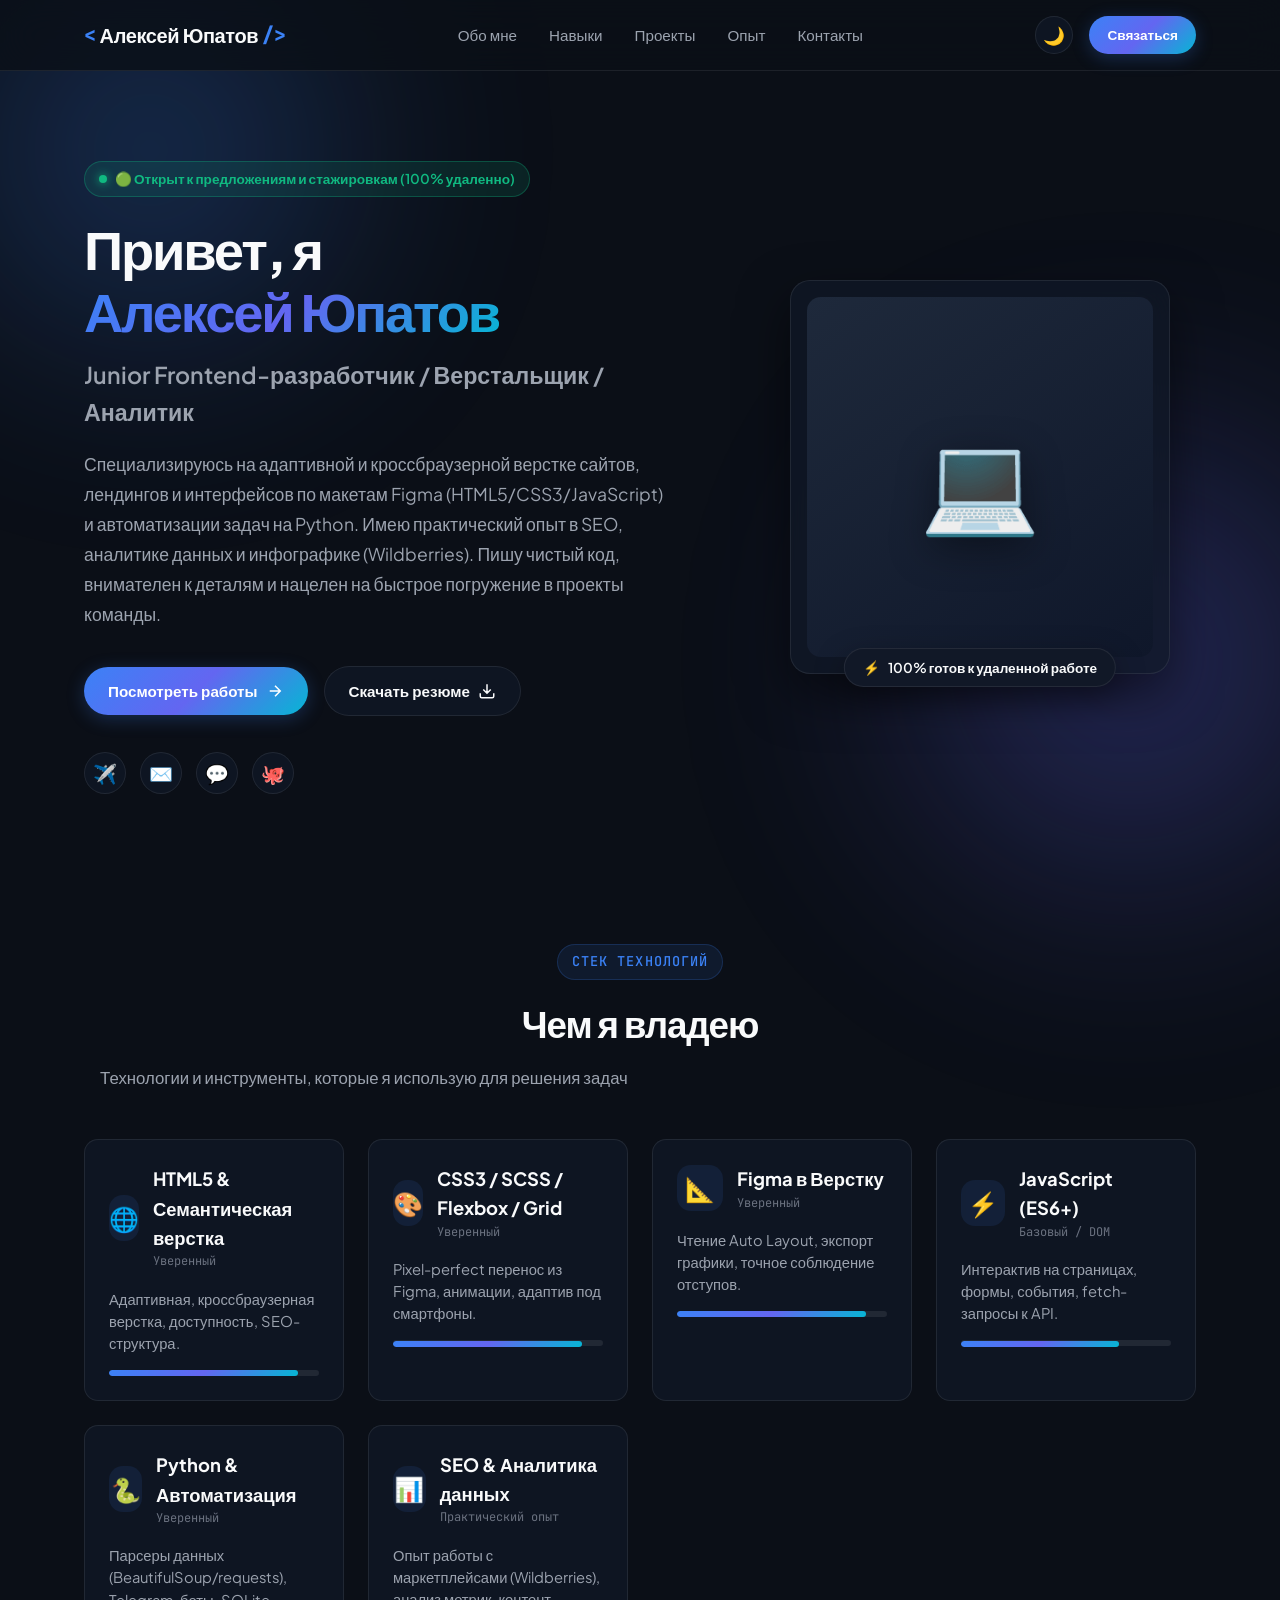
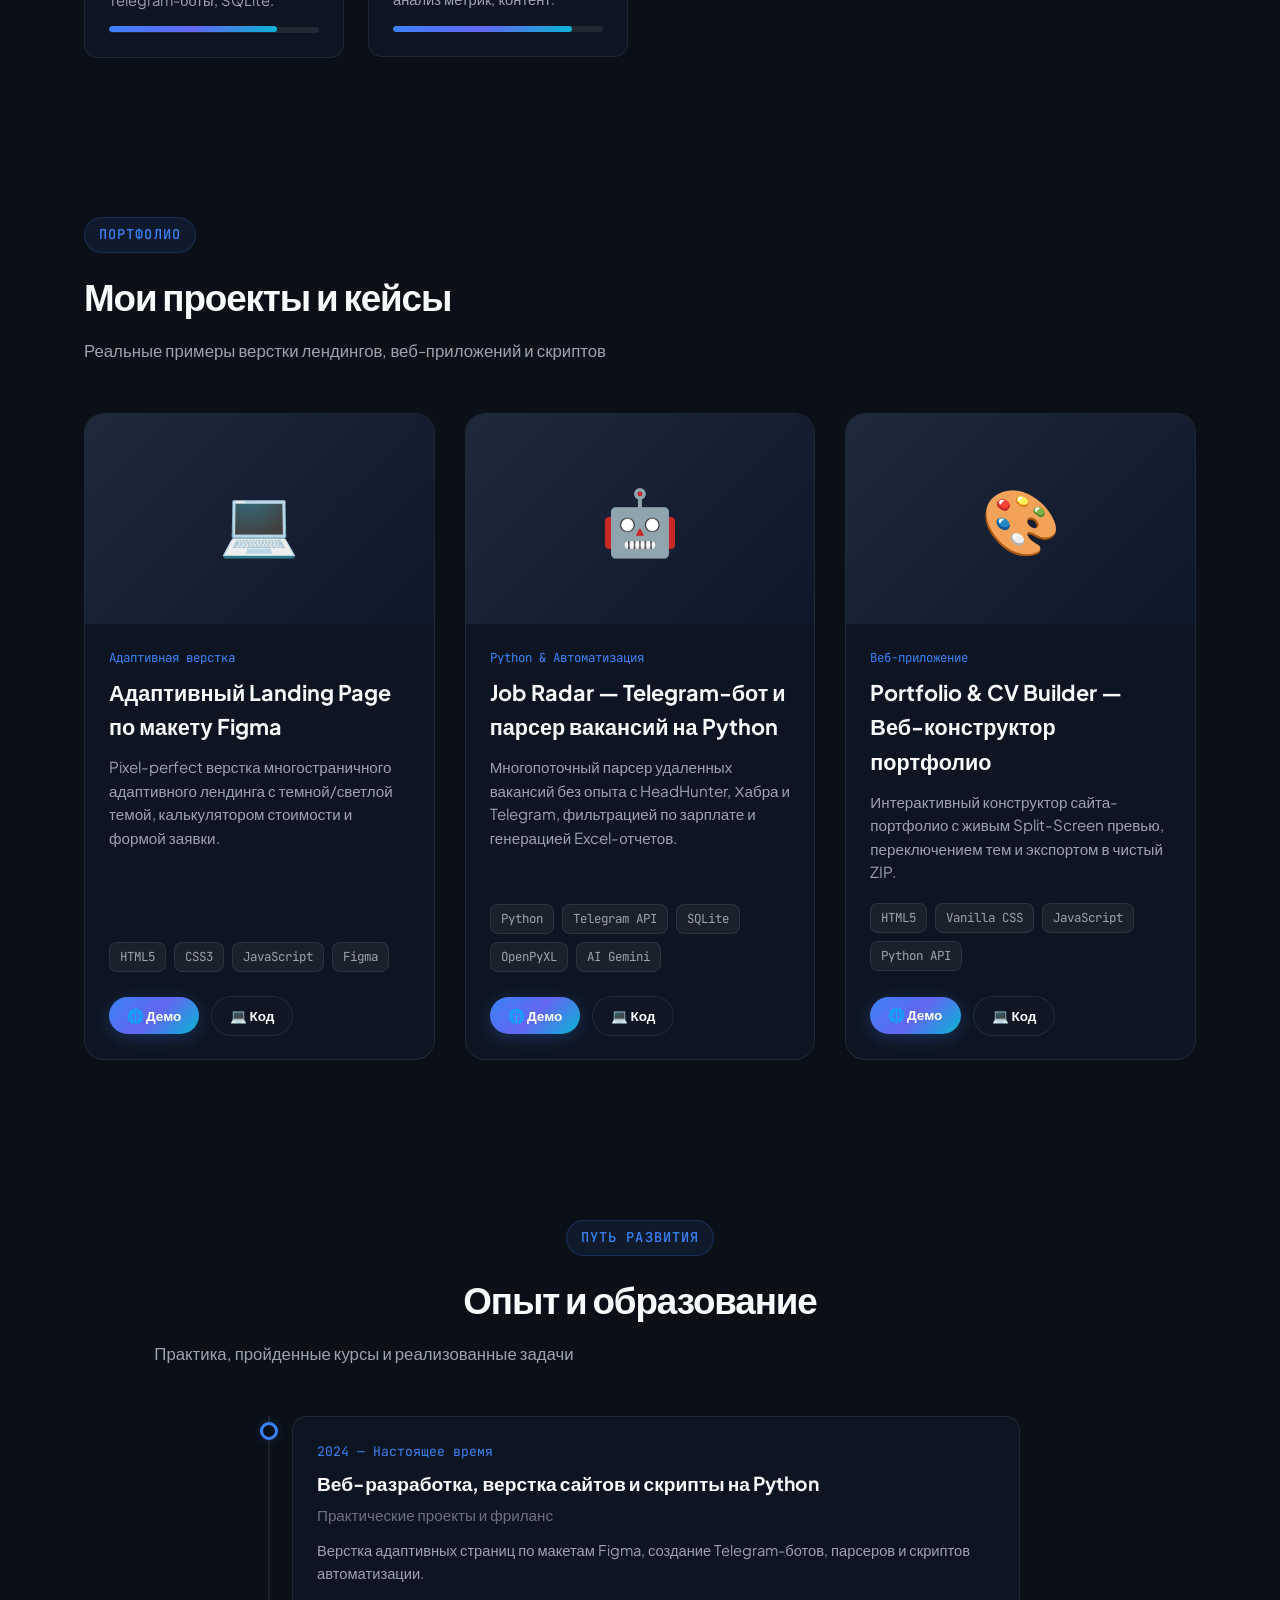
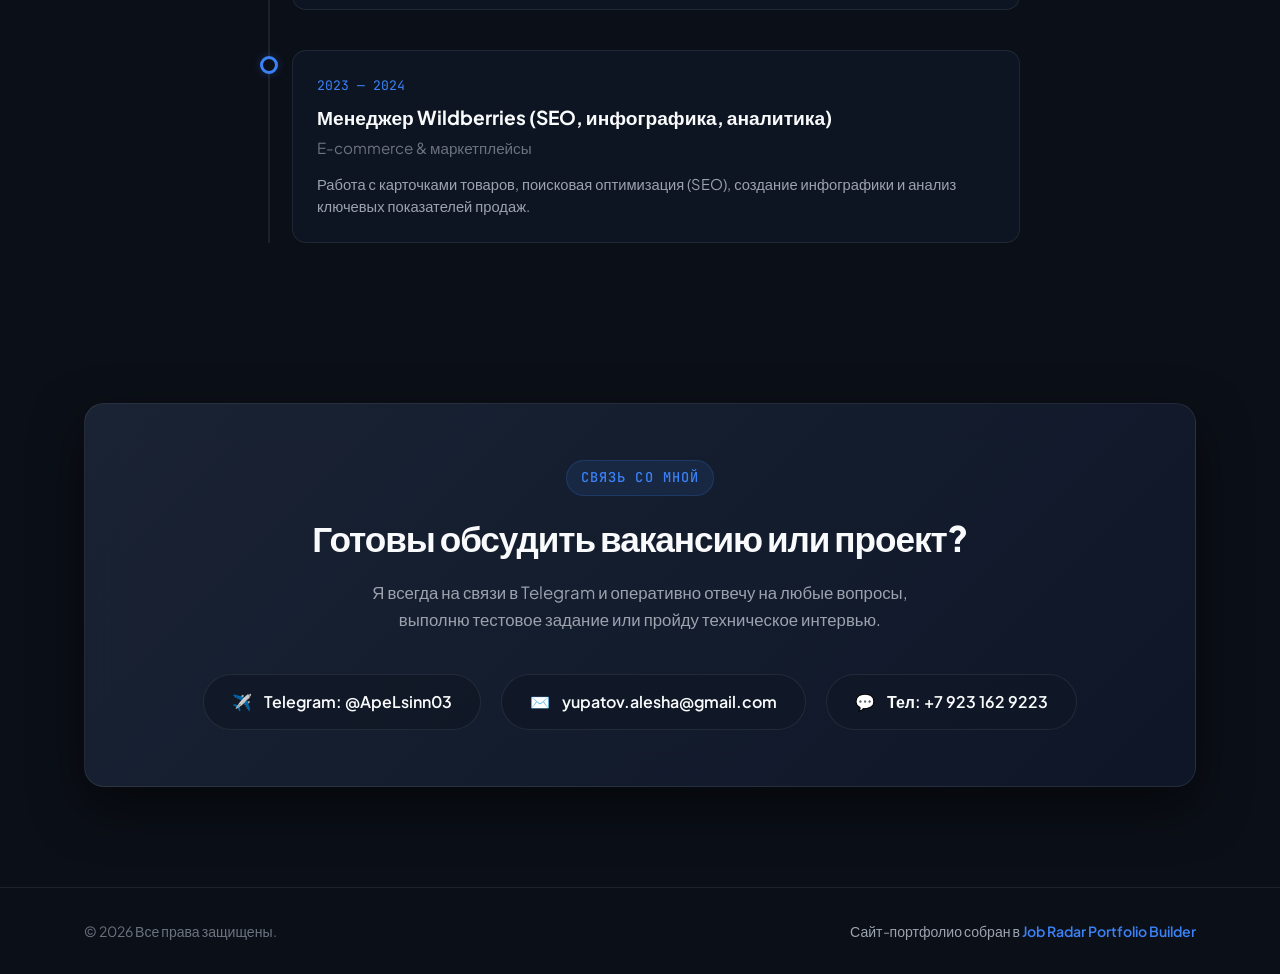
<file: static/portfolio/template/index.html>
<!DOCTYPE html>
<html lang="ru" data-theme="dark">
<head>
    <meta charset="UTF-8">
    <meta name="viewport" content="width=device-width, initial-scale=1.0">
    <title id="page-title">Портфолио разработчика</title>
    <link rel="preconnect" href="https://fonts.googleapis.com">
    <link rel="preconnect" href="https://fonts.gstatic.com" crossorigin>
    <link href="https://fonts.googleapis.com/css2?family=Plus+Jakarta+Sans:wght@400;500;600;700;800&family=JetBrains+Mono:wght@400;500&display=swap" rel="stylesheet">
    <link rel="stylesheet" href="style.css">
</head>
<body>
    <!-- Фоновые градиентные свечения -->
    <div class="bg-glow bg-glow-1"></div>
    <div class="bg-glow bg-glow-2"></div>

    <!-- Навигация -->
    <header class="navbar">
        <div class="container nav-container">
            <a href="#" class="nav-logo">
                <span class="logo-code">&lt;</span><span id="nav-name">Портфолио</span><span class="logo-code">/&gt;</span>
            </a>
            
            <nav class="nav-menu" id="nav-menu">
                <a href="#about" class="nav-link">Обо мне</a>
                <a href="#skills" class="nav-link">Навыки</a>
                <a href="#projects" class="nav-link">Проекты</a>
                <a href="#experience" class="nav-link">Опыт</a>
                <a href="#contact" class="nav-link">Контакты</a>
            </nav>

            <div class="nav-actions">
                <button class="theme-toggle" id="theme-toggle" title="Сменить тему">
                    <span class="theme-icon-dark">🌙</span>
                    <span class="theme-icon-light">☀️</span>
                </button>
                <a href="#contact" class="btn btn-primary btn-sm nav-cta" id="nav-cta-btn">Связаться</a>
                <button class="mobile-toggle" id="mobile-toggle" aria-label="Меню">
                    <span></span><span></span><span></span>
                </button>
            </div>
        </div>
    </header>

    <!-- Главный экран (Hero) -->
    <section class="hero-section" id="about">
        <div class="container hero-container">
            <div class="hero-content">
                <div class="status-badge" id="hero-status">
                    <span class="status-dot"></span>
                    <span id="hero-status-text">Открыт к предложениям и стажировкам</span>
                </div>
                
                <h1 class="hero-title">
                    Привет, я <span class="gradient-text" id="hero-name">Разработчик</span>
                </h1>
                
                <h2 class="hero-subtitle" id="hero-role">
                    Frontend-разработчик / Верстальщик сайтов
                </h2>
                
                <p class="hero-description" id="hero-bio">
                    Создаю адаптивные, быстрые и чистые веб-сайты и лендинги по макетам Figma. Разрабатываю скрипты автоматизации и парсеры на Python. Готов обучаться и приносить пользу команде с первого дня.
                </p>

                <div class="hero-actions">
                    <a href="#projects" class="btn btn-primary">
                        <span>Посмотреть работы</span>
                        <svg width="18" height="18" viewBox="0 0 24 24" fill="none" stroke="currentColor" stroke-width="2"><path d="M5 12h14M12 5l7 7-7 7"/></svg>
                    </a>
                    <a href="#" class="btn btn-secondary" id="hero-resume-btn" target="_blank">
                        <span>Скачать резюме</span>
                        <svg width="18" height="18" viewBox="0 0 24 24" fill="none" stroke="currentColor" stroke-width="2"><path d="M21 15v4a2 2 0 0 1-2 2H5a2 2 0 0 1-2-2v-4M7 10l5 5 5-5M12 15V3"/></svg>
                    </a>
                </div>

                <div class="hero-socials" id="hero-socials">
                    <!-- Заполняется динамически -->
                </div>
            </div>

            <div class="hero-avatar-wrapper">
                <div class="avatar-card">
                    <div class="avatar-img-container" id="avatar-container">
                        <div class="avatar-placeholder" id="avatar-placeholder">💻</div>
                    </div>
                    <div class="avatar-badge">
                        <span class="badge-icon">⚡</span>
                        <span class="badge-text" id="avatar-badge-text">100% готов к удаленной работе</span>
                    </div>
                </div>
            </div>
        </div>
    </section>

    <!-- Стек и навыки -->
    <section class="skills-section" id="skills">
        <div class="container">
            <div class="section-header text-center">
                <span class="section-tag">Стек технологий</span>
                <h2 class="section-title">Чем я владею</h2>
                <p class="section-subtitle">Технологии и инструменты, которые я использую для решения задач</p>
            </div>

            <div class="skills-grid" id="skills-grid">
                <!-- Карточки навыков рендерятся динамически -->
            </div>
        </div>
    </section>

    <!-- Проекты и работы -->
    <section class="projects-section" id="projects">
        <div class="container">
            <div class="section-header">
                <span class="section-tag">Портфолио</span>
                <h2 class="section-title">Мои проекты и кейсы</h2>
                <p class="section-subtitle">Реальные примеры верстки лендингов, веб-приложений и скриптов</p>
            </div>

            <div class="projects-grid" id="projects-grid">
                <!-- Карточки проектов рендерятся динамически -->
            </div>
        </div>
    </section>

    <!-- Опыт и обучение -->
    <section class="experience-section" id="experience">
        <div class="container">
            <div class="section-header text-center">
                <span class="section-tag">Путь развития</span>
                <h2 class="section-title">Опыт и образование</h2>
                <p class="section-subtitle">Практика, пройденные курсы и реализованные задачи</p>
            </div>

            <div class="timeline" id="experience-timeline">
                <!-- Таймлайн рендерится динамически -->
            </div>
        </div>
    </section>

    <!-- Контакты и призыв к действию -->
    <section class="contact-section" id="contact">
        <div class="container">
            <div class="contact-card">
                <div class="contact-header">
                    <span class="section-tag">Связь со мной</span>
                    <h2 class="contact-title">Готовы обсудить вакансию или проект?</h2>
                    <p class="contact-subtitle">
                        Я всегда на связи в Telegram и оперативно отвечу на любые вопросы, выполню тестовое задание или пройду техническое интервью.
                    </p>
                </div>

                <div class="contact-grid" id="contact-grid">
                    <!-- Контакты рендерятся динамически -->
                </div>
            </div>
        </div>
    </section>

    <!-- Футер -->
    <footer class="footer">
        <div class="container footer-container">
            <p class="footer-copy" id="footer-copy">
                © <span id="current-year">2026</span> Все права защищены.
            </p>
            <p class="footer-made">
                Сайт-портфолио собран в <span class="footer-highlight">Job Radar Portfolio Builder</span>
            </p>
        </div>
    </footer>

    <script src="script.js"></script>
</body>
</html>
</file>
<file: static/portfolio/template/style.css>
/* ==========================================================================
   PORTFOLIO DESIGN SYSTEM & CSS TOKENS
   ========================================================================== */

:root {
    --font-main: 'Plus Jakarta Sans', -apple-system, BlinkMacSystemFont, 'Segoe UI', Roboto, sans-serif;
    --font-mono: 'JetBrains Mono', monospace;

    /* Dark Theme (Default) */
    --bg-primary: #0b0f17;
    --bg-secondary: #111827;
    --bg-card: rgba(17, 24, 39, 0.75);
    --bg-card-hover: rgba(31, 41, 55, 0.85);
    --border-color: rgba(255, 255, 255, 0.08);
    --border-color-hover: rgba(59, 130, 246, 0.4);

    --text-primary: #f9fafb;
    --text-secondary: #9ca3af;
    --text-muted: #6b7280;

    --accent-blue: #3b82f6;
    --accent-indigo: #6366f1;
    --accent-cyan: #06b6d4;
    --accent-gradient: linear-gradient(135deg, #3b82f6 0%, #6366f1 50%, #06b6d4 100%);
    --accent-glow: rgba(59, 130, 246, 0.25);

    --success: #10b981;
    --success-bg: rgba(16, 185, 129, 0.12);
    --radius-sm: 8px;
    --radius-md: 14px;
    --radius-lg: 20px;
    --radius-full: 9999px;

    --shadow-sm: 0 2px 8px rgba(0, 0, 0, 0.2);
    --shadow-md: 0 10px 30px rgba(0, 0, 0, 0.35);
    --shadow-lg: 0 20px 50px rgba(0, 0, 0, 0.5);

    --transition: all 0.25s cubic-bezier(0.16, 1, 0.3, 1);
}

[data-theme="light"] {
    --bg-primary: #f8fafc;
    --bg-secondary: #ffffff;
    --bg-card: rgba(255, 255, 255, 0.85);
    --bg-card-hover: rgba(255, 255, 255, 0.98);
    --border-color: rgba(0, 0, 0, 0.08);
    --border-color-hover: rgba(59, 130, 246, 0.5);

    --text-primary: #0f172a;
    --text-secondary: #475569;
    --text-muted: #94a3b8;

    --accent-glow: rgba(59, 130, 246, 0.15);
    --shadow-sm: 0 2px 8px rgba(0, 0, 0, 0.05);
    --shadow-md: 0 10px 30px rgba(0, 0, 0, 0.08);
    --shadow-lg: 0 20px 50px rgba(0, 0, 0, 0.12);
}

/* ==========================================================================
   RESET & BASE STYLES
   ========================================================================== */

*, *::before, *::after {
    box-sizing: border-box;
    margin: 0;
    padding: 0;
}

html {
    scroll-behavior: smooth;
    font-size: 16px;
}

body {
    font-family: var(--font-main);
    background-color: var(--bg-primary);
    color: var(--text-primary);
    line-height: 1.6;
    overflow-x: hidden;
    transition: background-color 0.3s ease, color 0.3s ease;
    min-height: 100vh;
}

.container {
    width: 100%;
    max-width: 1160px;
    margin: 0 auto;
    padding: 0 24px;
}

a {
    color: inherit;
    text-decoration: none;
    transition: var(--transition);
}

button {
    font-family: inherit;
    cursor: pointer;
    border: none;
    outline: none;
}

/* ==========================================================================
   BACKGROUND GLOWS & UTILITIES
   ========================================================================== */

.bg-glow {
    position: fixed;
    border-radius: 50%;
    filter: blur(120px);
    pointer-events: none;
    z-index: 0;
    opacity: 0.45;
}

.bg-glow-1 {
    width: 500px;
    height: 500px;
    background: radial-gradient(circle, var(--accent-blue) 0%, transparent 70%);
    top: -100px;
    left: -100px;
}

.bg-glow-2 {
    width: 600px;
    height: 600px;
    background: radial-gradient(circle, var(--accent-indigo) 0%, transparent 70%);
    top: 40%;
    right: -150px;
}

.gradient-text {
    background: var(--accent-gradient);
    -webkit-background-clip: text;
    -webkit-text-fill-color: transparent;
    display: inline-block;
}

.section-tag {
    display: inline-block;
    font-family: var(--font-mono);
    font-size: 0.85rem;
    font-weight: 500;
    text-transform: uppercase;
    letter-spacing: 0.08em;
    color: var(--accent-blue);
    background: rgba(59, 130, 246, 0.1);
    border: 1px solid rgba(59, 130, 246, 0.2);
    padding: 6px 14px;
    border-radius: var(--radius-full);
    margin-bottom: 14px;
}

.section-title {
    font-size: 2.3rem;
    font-weight: 800;
    letter-spacing: -0.03em;
    margin-bottom: 12px;
    color: var(--text-primary);
}

.section-subtitle {
    font-size: 1.05rem;
    color: var(--text-secondary);
    max-width: 560px;
}

.text-center {
    text-align: center;
    margin-left: auto;
    margin-right: auto;
}

.section-header {
    margin-bottom: 48px;
}

/* ==========================================================================
   BUTTONS
   ========================================================================== */

.btn {
    display: inline-flex;
    align-items: center;
    justify-content: center;
    gap: 8px;
    padding: 12px 24px;
    border-radius: var(--radius-full);
    font-size: 0.95rem;
    font-weight: 600;
    transition: var(--transition);
    white-space: nowrap;
}

.btn-sm {
    padding: 8px 18px;
    font-size: 0.85rem;
}

.btn-primary {
    background: var(--accent-gradient);
    color: #ffffff;
    box-shadow: 0 4px 18px var(--accent-glow);
}

.btn-primary:hover {
    transform: translateY(-2px);
    box-shadow: 0 8px 25px rgba(59, 130, 246, 0.4);
}

.btn-secondary {
    background: var(--bg-card);
    color: var(--text-primary);
    border: 1px solid var(--border-color);
    backdrop-filter: blur(12px);
}

.btn-secondary:hover {
    background: var(--bg-card-hover);
    border-color: var(--border-color-hover);
    transform: translateY(-2px);
}

.btn-outline {
    background: transparent;
    color: var(--accent-blue);
    border: 1px solid var(--accent-blue);
}

.btn-outline:hover {
    background: rgba(59, 130, 246, 0.1);
}

/* ==========================================================================
   NAVBAR
   ========================================================================== */

.navbar {
    position: sticky;
    top: 0;
    left: 0;
    width: 100%;
    z-index: 100;
    background: rgba(11, 15, 23, 0.8);
    backdrop-filter: blur(18px);
    border-bottom: 1px solid var(--border-color);
    padding: 16px 0;
    transition: var(--transition);
}

[data-theme="light"] .navbar {
    background: rgba(248, 250, 252, 0.85);
}

.nav-container {
    display: flex;
    align-items: center;
    justify-content: space-between;
}

.nav-logo {
    font-size: 1.25rem;
    font-weight: 800;
    letter-spacing: -0.02em;
    display: flex;
    align-items: center;
    gap: 4px;
}

.logo-code {
    color: var(--accent-blue);
    font-family: var(--font-mono);
}

.nav-menu {
    display: flex;
    align-items: center;
    gap: 32px;
}

.nav-link {
    font-size: 0.95rem;
    font-weight: 500;
    color: var(--text-secondary);
}

.nav-link:hover {
    color: var(--accent-blue);
}

.nav-actions {
    display: flex;
    align-items: center;
    gap: 16px;
}

.theme-toggle {
    width: 38px;
    height: 38px;
    border-radius: var(--radius-full);
    background: var(--bg-card);
    border: 1px solid var(--border-color);
    display: flex;
    align-items: center;
    justify-content: center;
    font-size: 1.1rem;
    transition: var(--transition);
}

.theme-toggle:hover {
    border-color: var(--border-color-hover);
    transform: rotate(15deg);
}

[data-theme="dark"] .theme-icon-light { display: none; }
[data-theme="light"] .theme-icon-dark { display: none; }

.mobile-toggle {
    display: none;
    flex-direction: column;
    gap: 5px;
    background: transparent;
    padding: 4px;
}

.mobile-toggle span {
    width: 24px;
    height: 2px;
    background-color: var(--text-primary);
    border-radius: 2px;
    transition: var(--transition);
}

/* ==========================================================================
   HERO SECTION
   ========================================================================== */

.hero-section {
    position: relative;
    padding: 90px 0 70px;
    z-index: 1;
}

.hero-container {
    display: grid;
    grid-template-columns: 1.3fr 0.9fr;
    align-items: center;
    gap: 56px;
}

.status-badge {
    display: inline-flex;
    align-items: center;
    gap: 8px;
    padding: 6px 14px;
    background: var(--success-bg);
    border: 1px solid rgba(16, 185, 129, 0.3);
    border-radius: var(--radius-full);
    font-size: 0.85rem;
    font-weight: 600;
    color: var(--success);
    margin-bottom: 20px;
}

.status-dot {
    width: 8px;
    height: 8px;
    border-radius: 50%;
    background-color: var(--success);
    box-shadow: 0 0 10px var(--success);
    animation: pulse 2s infinite;
}

@keyframes pulse {
    0% { transform: scale(0.95); box-shadow: 0 0 0 0 rgba(16, 185, 129, 0.7); }
    70% { transform: scale(1); box-shadow: 0 0 0 8px rgba(16, 185, 129, 0); }
    100% { transform: scale(0.95); box-shadow: 0 0 0 0 rgba(16, 185, 129, 0); }
}

.hero-title {
    font-size: 3.4rem;
    font-weight: 800;
    line-height: 1.15;
    letter-spacing: -0.04em;
    margin-bottom: 14px;
}

.hero-subtitle {
    font-size: 1.45rem;
    font-weight: 600;
    color: var(--text-secondary);
    margin-bottom: 20px;
}

.hero-description {
    font-size: 1.1rem;
    color: var(--text-secondary);
    margin-bottom: 36px;
    max-width: 580px;
    line-height: 1.7;
}

.hero-actions {
    display: flex;
    align-items: center;
    gap: 16px;
    margin-bottom: 36px;
    flex-wrap: wrap;
}

.hero-socials {
    display: flex;
    align-items: center;
    gap: 14px;
}

.social-link {
    width: 42px;
    height: 42px;
    border-radius: var(--radius-full);
    background: var(--bg-card);
    border: 1px solid var(--border-color);
    display: flex;
    align-items: center;
    justify-content: center;
    font-size: 1.2rem;
    backdrop-filter: blur(12px);
    transition: var(--transition);
}

.social-link:hover {
    background: var(--bg-card-hover);
    border-color: var(--accent-blue);
    transform: translateY(-3px);
    color: var(--accent-blue);
}

/* Avatar Card */
.hero-avatar-wrapper {
    display: flex;
    justify-content: center;
}

.avatar-card {
    position: relative;
    width: 100%;
    max-width: 380px;
    padding: 16px;
    background: var(--bg-card);
    border: 1px solid var(--border-color);
    border-radius: var(--radius-lg);
    backdrop-filter: blur(20px);
    box-shadow: var(--shadow-lg);
    transition: var(--transition);
}

.avatar-card:hover {
    border-color: var(--border-color-hover);
    transform: translateY(-6px);
}

.avatar-img-container {
    width: 100%;
    height: 360px;
    border-radius: var(--radius-md);
    overflow: hidden;
    background: linear-gradient(145deg, #1e293b, #0f172a);
    display: flex;
    align-items: center;
    justify-content: center;
}

.avatar-placeholder {
    font-size: 6rem;
    filter: drop-shadow(0 10px 20px rgba(0, 0, 0, 0.4));
}

.avatar-img {
    width: 100%;
    height: 100%;
    object-fit: cover;
}

.avatar-badge {
    position: absolute;
    bottom: -14px;
    left: 50%;
    transform: translateX(-50%);
    display: flex;
    align-items: center;
    gap: 8px;
    padding: 8px 18px;
    background: var(--bg-secondary);
    border: 1px solid var(--border-color);
    border-radius: var(--radius-full);
    font-size: 0.85rem;
    font-weight: 600;
    white-space: nowrap;
    box-shadow: var(--shadow-md);
}

/* ==========================================================================
   SKILLS SECTION
   ========================================================================== */

.skills-section {
    position: relative;
    padding: 80px 0;
    z-index: 1;
}

.skills-grid {
    display: grid;
    grid-template-columns: repeat(auto-fit, minmax(260px, 1fr));
    gap: 24px;
}

.skill-card {
    background: var(--bg-card);
    border: 1px solid var(--border-color);
    border-radius: var(--radius-md);
    padding: 24px;
    backdrop-filter: blur(16px);
    transition: var(--transition);
}

.skill-card:hover {
    border-color: var(--border-color-hover);
    transform: translateY(-4px);
    box-shadow: var(--shadow-md);
}

.skill-header {
    display: flex;
    align-items: center;
    gap: 14px;
    margin-bottom: 16px;
}

.skill-icon-box {
    width: 46px;
    height: 46px;
    border-radius: var(--radius-md);
    background: rgba(59, 130, 246, 0.1);
    display: flex;
    align-items: center;
    justify-content: center;
    font-size: 1.5rem;
}

.skill-name {
    font-size: 1.15rem;
    font-weight: 700;
}

.skill-level-tag {
    font-size: 0.75rem;
    font-family: var(--font-mono);
    color: var(--text-muted);
}

.skill-desc {
    font-size: 0.92rem;
    color: var(--text-secondary);
    line-height: 1.5;
    margin-bottom: 16px;
}

.skill-bar-container {
    width: 100%;
    height: 6px;
    background: rgba(255, 255, 255, 0.08);
    border-radius: var(--radius-full);
    overflow: hidden;
}

[data-theme="light"] .skill-bar-container {
    background: rgba(0, 0, 0, 0.08);
}

.skill-bar-fill {
    height: 100%;
    border-radius: var(--radius-full);
    background: var(--accent-gradient);
    transition: width 1s ease-in-out;
}

/* ==========================================================================
   PROJECTS SECTION
   ========================================================================== */

.projects-section {
    position: relative;
    padding: 80px 0;
    z-index: 1;
}

.projects-grid {
    display: grid;
    grid-template-columns: repeat(auto-fit, minmax(340px, 1fr));
    gap: 30px;
}

.project-card {
    background: var(--bg-card);
    border: 1px solid var(--border-color);
    border-radius: var(--radius-lg);
    overflow: hidden;
    backdrop-filter: blur(16px);
    display: flex;
    flex-direction: column;
    transition: var(--transition);
}

.project-card:hover {
    border-color: var(--border-color-hover);
    transform: translateY(-6px);
    box-shadow: var(--shadow-lg);
}

.project-preview {
    position: relative;
    width: 100%;
    height: 210px;
    background: linear-gradient(135deg, #1e293b, #0f172a);
    display: flex;
    align-items: center;
    justify-content: center;
    overflow: hidden;
}

.project-preview-icon {
    font-size: 4rem;
}

.project-preview-img {
    width: 100%;
    height: 100%;
    object-fit: cover;
    transition: transform 0.4s ease;
}

.project-card:hover .project-preview-img {
    transform: scale(1.05);
}

.project-body {
    padding: 24px;
    display: flex;
    flex-direction: column;
    flex-grow: 1;
}

.project-tag {
    font-family: var(--font-mono);
    font-size: 0.78rem;
    color: var(--accent-blue);
    margin-bottom: 8px;
}

.project-title {
    font-size: 1.35rem;
    font-weight: 700;
    margin-bottom: 10px;
    color: var(--text-primary);
}

.project-desc {
    font-size: 0.95rem;
    color: var(--text-secondary);
    line-height: 1.55;
    margin-bottom: 20px;
    flex-grow: 1;
}

.project-tags {
    display: flex;
    flex-wrap: wrap;
    gap: 8px;
    margin-bottom: 24px;
}

.tech-badge {
    font-family: var(--font-mono);
    font-size: 0.78rem;
    padding: 4px 10px;
    border-radius: var(--radius-sm);
    background: rgba(255, 255, 255, 0.05);
    border: 1px solid var(--border-color);
    color: var(--text-secondary);
}

[data-theme="light"] .tech-badge {
    background: rgba(0, 0, 0, 0.05);
}

.project-links {
    display: flex;
    align-items: center;
    gap: 12px;
    flex-wrap: wrap;
}

/* ==========================================================================
   EXPERIENCE / TIMELINE SECTION
   ========================================================================== */

.experience-section {
    position: relative;
    padding: 80px 0;
    z-index: 1;
}

.timeline {
    position: relative;
    max-width: 760px;
    margin: 0 auto;
    padding-left: 32px;
}

.timeline::before {
    content: '';
    position: absolute;
    top: 0;
    left: 8px;
    width: 2px;
    height: 100%;
    background: var(--border-color);
}

.timeline-item {
    position: relative;
    margin-bottom: 40px;
}

.timeline-item:last-child {
    margin-bottom: 0;
}

.timeline-dot {
    position: absolute;
    top: 6px;
    left: -32px;
    width: 18px;
    height: 18px;
    border-radius: 50%;
    background: var(--bg-primary);
    border: 3px solid var(--accent-blue);
    box-shadow: 0 0 10px var(--accent-glow);
}

.timeline-card {
    background: var(--bg-card);
    border: 1px solid var(--border-color);
    border-radius: var(--radius-md);
    padding: 24px;
    backdrop-filter: blur(16px);
    transition: var(--transition);
}

.timeline-card:hover {
    border-color: var(--border-color-hover);
    transform: translateX(4px);
}

.timeline-period {
    font-family: var(--font-mono);
    font-size: 0.82rem;
    color: var(--accent-blue);
    margin-bottom: 6px;
}

.timeline-role {
    font-size: 1.2rem;
    font-weight: 700;
    margin-bottom: 4px;
}

.timeline-place {
    font-size: 0.95rem;
    color: var(--text-muted);
    margin-bottom: 12px;
}

.timeline-text {
    font-size: 0.92rem;
    color: var(--text-secondary);
    line-height: 1.55;
}

/* ==========================================================================
   CONTACT SECTION
   ========================================================================== */

.contact-section {
    position: relative;
    padding: 80px 0 100px;
    z-index: 1;
}

.contact-card {
    background: linear-gradient(135deg, rgba(30, 41, 59, 0.8), rgba(15, 23, 42, 0.9));
    border: 1px solid var(--border-color);
    border-radius: var(--radius-lg);
    padding: 56px 48px;
    backdrop-filter: blur(20px);
    box-shadow: var(--shadow-lg);
    text-align: center;
}

[data-theme="light"] .contact-card {
    background: linear-gradient(135deg, rgba(255, 255, 255, 0.95), rgba(241, 245, 249, 0.9));
}

.contact-title {
    font-size: 2.2rem;
    font-weight: 800;
    letter-spacing: -0.03em;
    margin-bottom: 14px;
}

.contact-subtitle {
    font-size: 1.05rem;
    color: var(--text-secondary);
    max-width: 580px;
    margin: 0 auto 40px;
}

.contact-grid {
    display: flex;
    justify-content: center;
    gap: 20px;
    flex-wrap: wrap;
}

.contact-method {
    display: inline-flex;
    align-items: center;
    gap: 12px;
    padding: 14px 28px;
    background: var(--bg-card);
    border: 1px solid var(--border-color);
    border-radius: var(--radius-full);
    font-size: 1rem;
    font-weight: 600;
    transition: var(--transition);
}

.contact-method:hover {
    border-color: var(--accent-blue);
    transform: translateY(-3px);
    box-shadow: var(--shadow-md);
    color: var(--accent-blue);
}

/* ==========================================================================
   FOOTER
   ========================================================================== */

.footer {
    position: relative;
    padding: 32px 0;
    border-top: 1px solid var(--border-color);
    background: var(--bg-primary);
    z-index: 1;
}

.footer-container {
    display: flex;
    align-items: center;
    justify-content: space-between;
    flex-wrap: wrap;
    gap: 16px;
}

.footer-copy {
    font-size: 0.88rem;
    color: var(--text-muted);
}

.footer-made {
    font-size: 0.88rem;
    color: var(--text-secondary);
}

.footer-highlight {
    color: var(--accent-blue);
    font-weight: 600;
}

/* ==========================================================================
   RESPONSIVE BREAKPOINTS
   ========================================================================== */

@media (max-width: 992px) {
    .hero-container {
        grid-template-columns: 1fr;
        text-align: center;
        gap: 40px;
    }

    .hero-description {
        margin-left: auto;
        margin-right: auto;
    }

    .hero-actions {
        justify-content: center;
    }

    .hero-socials {
        justify-content: center;
    }

    .hero-title {
        font-size: 2.8rem;
    }
}

@media (max-width: 768px) {
    .nav-menu {
        display: none;
        position: absolute;
        top: 100%;
        left: 0;
        width: 100%;
        background: var(--bg-secondary);
        border-bottom: 1px solid var(--border-color);
        flex-direction: column;
        padding: 20px 24px;
        gap: 16px;
    }

    .nav-menu.active {
        display: flex;
    }

    .mobile-toggle {
        display: flex;
    }

    .nav-cta {
        display: none;
    }

    .hero-title {
        font-size: 2.3rem;
    }

    .section-title {
        font-size: 1.85rem;
    }

    .contact-card {
        padding: 40px 24px;
    }

    .footer-container {
        flex-direction: column;
        text-align: center;
    }
}
</file>
